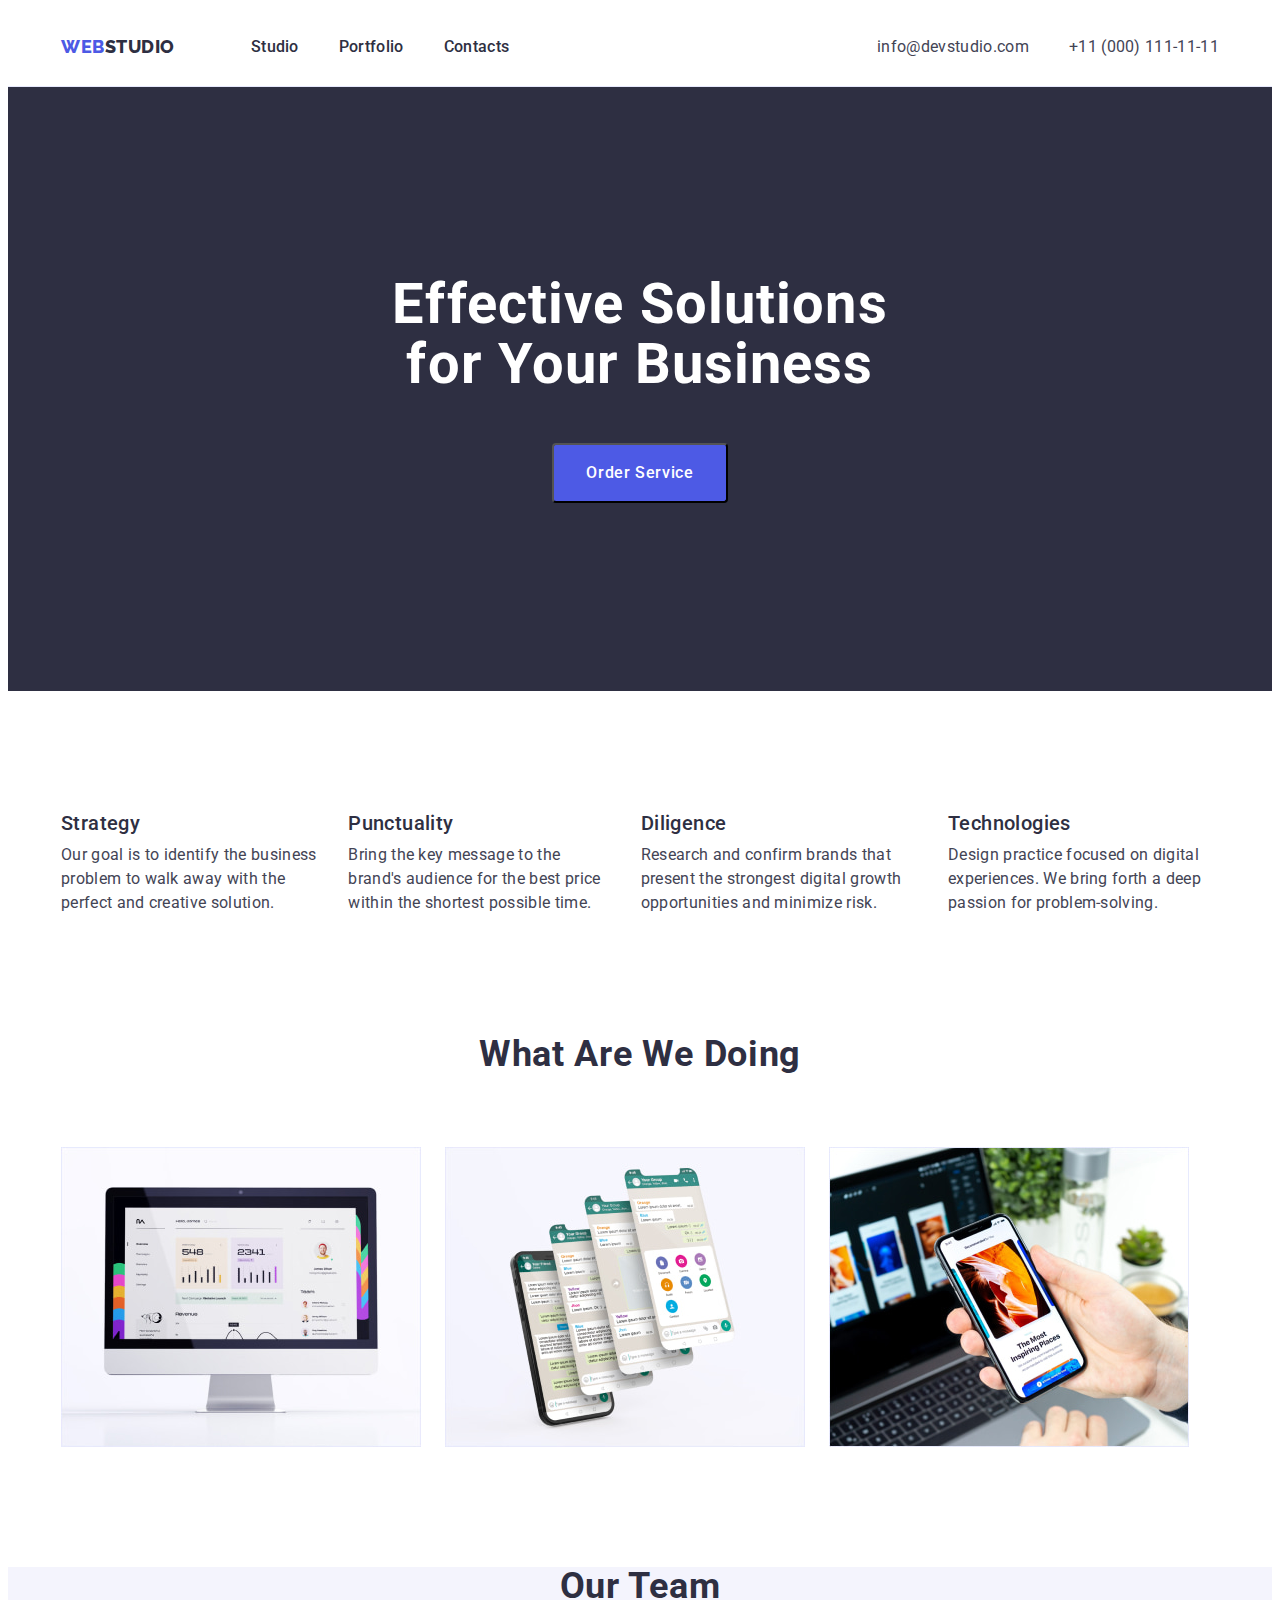
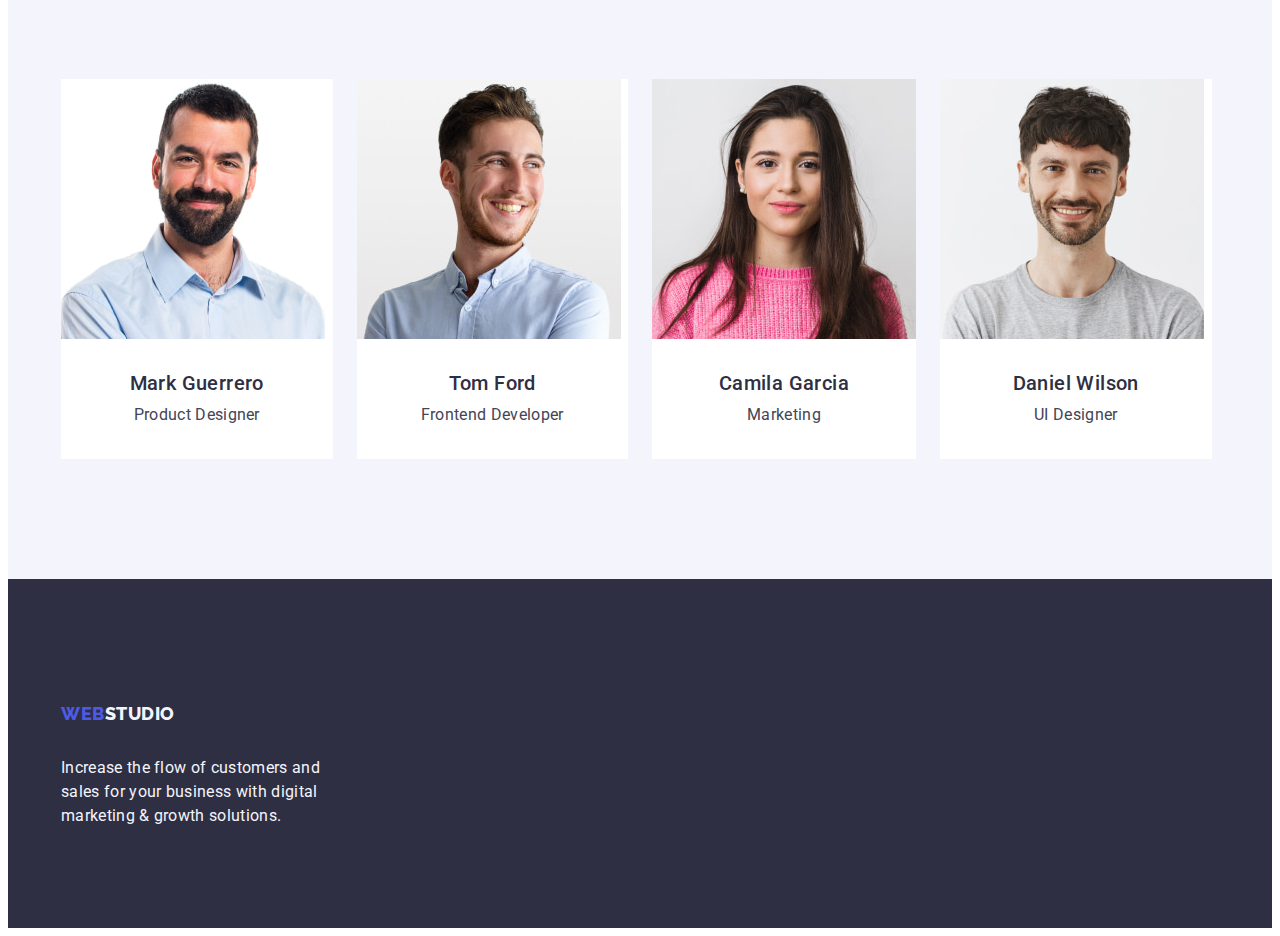
<file: index.html>
<!DOCTYPE html>
<html lang="en">
  <head>
    <meta charset="UTF-8" />
    <meta http-equiv="X-UA-Compatible" content="IE=edge" />
    <meta name="viewport" content="width=device-width, initial-scale=1.0" />
    <title>Document</title>
    <!-- Fonts styles -->
    <link rel="preconnect" href="https://fonts.googleapis.com" />
    <link rel="preconnect" href="https://fonts.gstatic.com" crossorigin />
    <link
      href="https://fonts.googleapis.com/css2?family=Raleway:wght@800&family=Roboto:wght@400;500;700;900&display=swap"
      rel="stylesheet"
    />
    <!-- Custom styles -->
    <link
      rel="stylesheet"
      href="https://cdnjs.cloudflare.com/ajax/libs/modern-normalize/1.1.0/modern-normalize.min.css"
      integrity="sha512-wpPYUAdjBVSE4KJnH1VR1HeZfpl1ub8YT/NKx4PuQ5NmX2tKuGu6U/JRp5y+Y8XG2tV+wKQpNHVUX03MfMFn9Q=="
      crossorigin="anonymous"
      referrerpolicy="no-referrer"
    />
    <link rel="stylesheet" href="./css/styles.css" />
  </head>
  <body>
    <!--Header section-->
    <header class="header">
      <div class="header-container container">
        <nav class="header-nav">
          <a class="logo link" href="./index.html"
            >Web<span class="logo-text">Studio</span>
          </a>
          <ul class="header-nav-list list">
            <li class="header-nav-item">
              <a class="header-nav-link link" href="./index.html">Studio</a>
            </li>
            <li class="header-nav-item">
              <a class="header-nav-link link" href="./portfolio.html"
                >Portfolio</a
              >
            </li>
            <li class="header-nav-item">
              <a class="header-nav-link link" href="">Contacts</a>
            </li>
          </ul>
        </nav>
        <address class="header-address">
          <ul class="address-list list">
            <li class="address-item">
              <a class="address-link link" href="mailto:info@devstudio.com"
                >info@devstudio.com</a
              >
            </li>
            <li class="address-item">
              <a class="address-link link" href="tel:+110001111111"
                >+11 (000) 111-11-11</a
              >
            </li>
          </ul>
        </address>
      </div>
    </header>

    <!-- Main section -->
    <main>
      <!-- Hero section -->
      <section class="hero">
        <div class="container">
          <h1 class="hero-title">Effective Solutions for Your Business</h1>
          <button class="hero-button hero-button-light" type="button">
            Order Service
          </button>
        </div>
      </section>

      <!-- About section -->
      <section class="about section">
        <div class="container">
          <h2 hidden class="visually-hidden">About</h2>
          <ul class="about-list list">
            <li class="about-item">
              <h3 class="subtitle about-subtitle">Strategy</h3>
              <p class="description about-description">
                Our goal is to identify the business problem to walk away with
                the perfect and creative solution.
              </p>
            </li>
            <li class="about-item">
              <h3 class="subtitle about-subtitle">Punctuality</h3>
              <p class="description about-description">
                Bring the key message to the brand's audience for the best price
                within the shortest possible time.
              </p>
            </li>
            <li class="about-item">
              <h3 class="subtitle about-subtitle">Diligence</h3>
              <p class="description about-description">
                Research and confirm brands that present the strongest digital
                growth opportunities and minimize risk.
              </p>
            </li>
            <li class="about-item">
              <h3 class="subtitle about-subtitle">Technologies</h3>
              <p class="description about-description">
                Design practice focused on digital experiences. We bring forth a
                deep passion for problem-solving.
              </p>
            </li>
          </ul>
        </div>
      </section>

      <!-- Services section -->
      <section class="services section">
        <div class="container">
          <h2 class="services-title title">What are we doing</h2>
          <ul class="services-list card-set list">
            <li class="services-item card-set-item">
              <img
                class="services-img"
                src="./images/services/desktop.jpg"
                alt="Desctop image"
                width="360"
              />
            </li>
            <li class="services-item card-set-item">
              <img
                class="services-img"
                src="./images/services/phones.jpg"
                alt="Phones image"
                width="360"
              />
            </li>
            <li class="services-item card-set-item">
              <img
                class="services-img"
                src="./images/services/laptop.jpg"
                alt="Laptop image"
                width="360"
              />
            </li>
          </ul>
        </div>
      </section>

      <!-- Team section -->
      <section class="team section">
        <div class="container">
          <h2 class="team-title title">Our Team</h2>
          <ul class="team-list card-set list">
            <li class="card-set-item team-item">
              <img
                class="team-img"
                src="./images/team/mark-guerrero.jpg"
                alt="Photo of Mark Guerrero"
                width="264"
              />
              <div class="team-desc">
                <h3 class="subtitle">Mark Guerrero</h3>
                <p class="description team-description">Product Designer</p>
              </div>
            </li>
            <li class="card-set-item team-item">
              <img
                class="team-img"
                src="./images/team/tom-ford.jpg"
                alt="Photo of Tom Ford"
                width="264"
              />
              <div class="team-desc">
                <h3 class="subtitle">Tom Ford</h3>
                <p class="description team-description">Frontend Developer</p>
              </div>
            </li>
            <li class="team-item">
              <img
                class="team-img"
                src="./images/team/camila-garsia.jpg"
                alt="Photo of Camila Garcia"
                width="264"
              />
              <div class="team-desc">
                <h3 class="subtitle">Camila Garcia</h3>
                <p class="description team-description">Marketing</p>
              </div>
            </li>
            <li class="card-set-item team-item">
              <img
                class="team-img"
                src="./images/team/daniel-wilson.jpg"
                alt="Photo of Daniel Wilson"
                width="264"
              />
              <div class="team-desc">
                <h3 class="subtitle">Daniel Wilson</h3>
                <p class="description team-description">UI Designer</p>
              </div>
            </li>
          </ul>
        </div>
      </section>
    </main>
    <!-- Footer section -->
    <footer class="footer">
      <div class="container">
        <a class="logo footer-link link" href="./index.html"
          >Web<span class="footer-logo-text">Studio</span></a
        >
        <p class="description footer-description">
          Increase the flow of customers and sales for your business with
          digital marketing & growth solutions.
        </p>
      </div>
    </footer>
  </body>
</html>
</file>
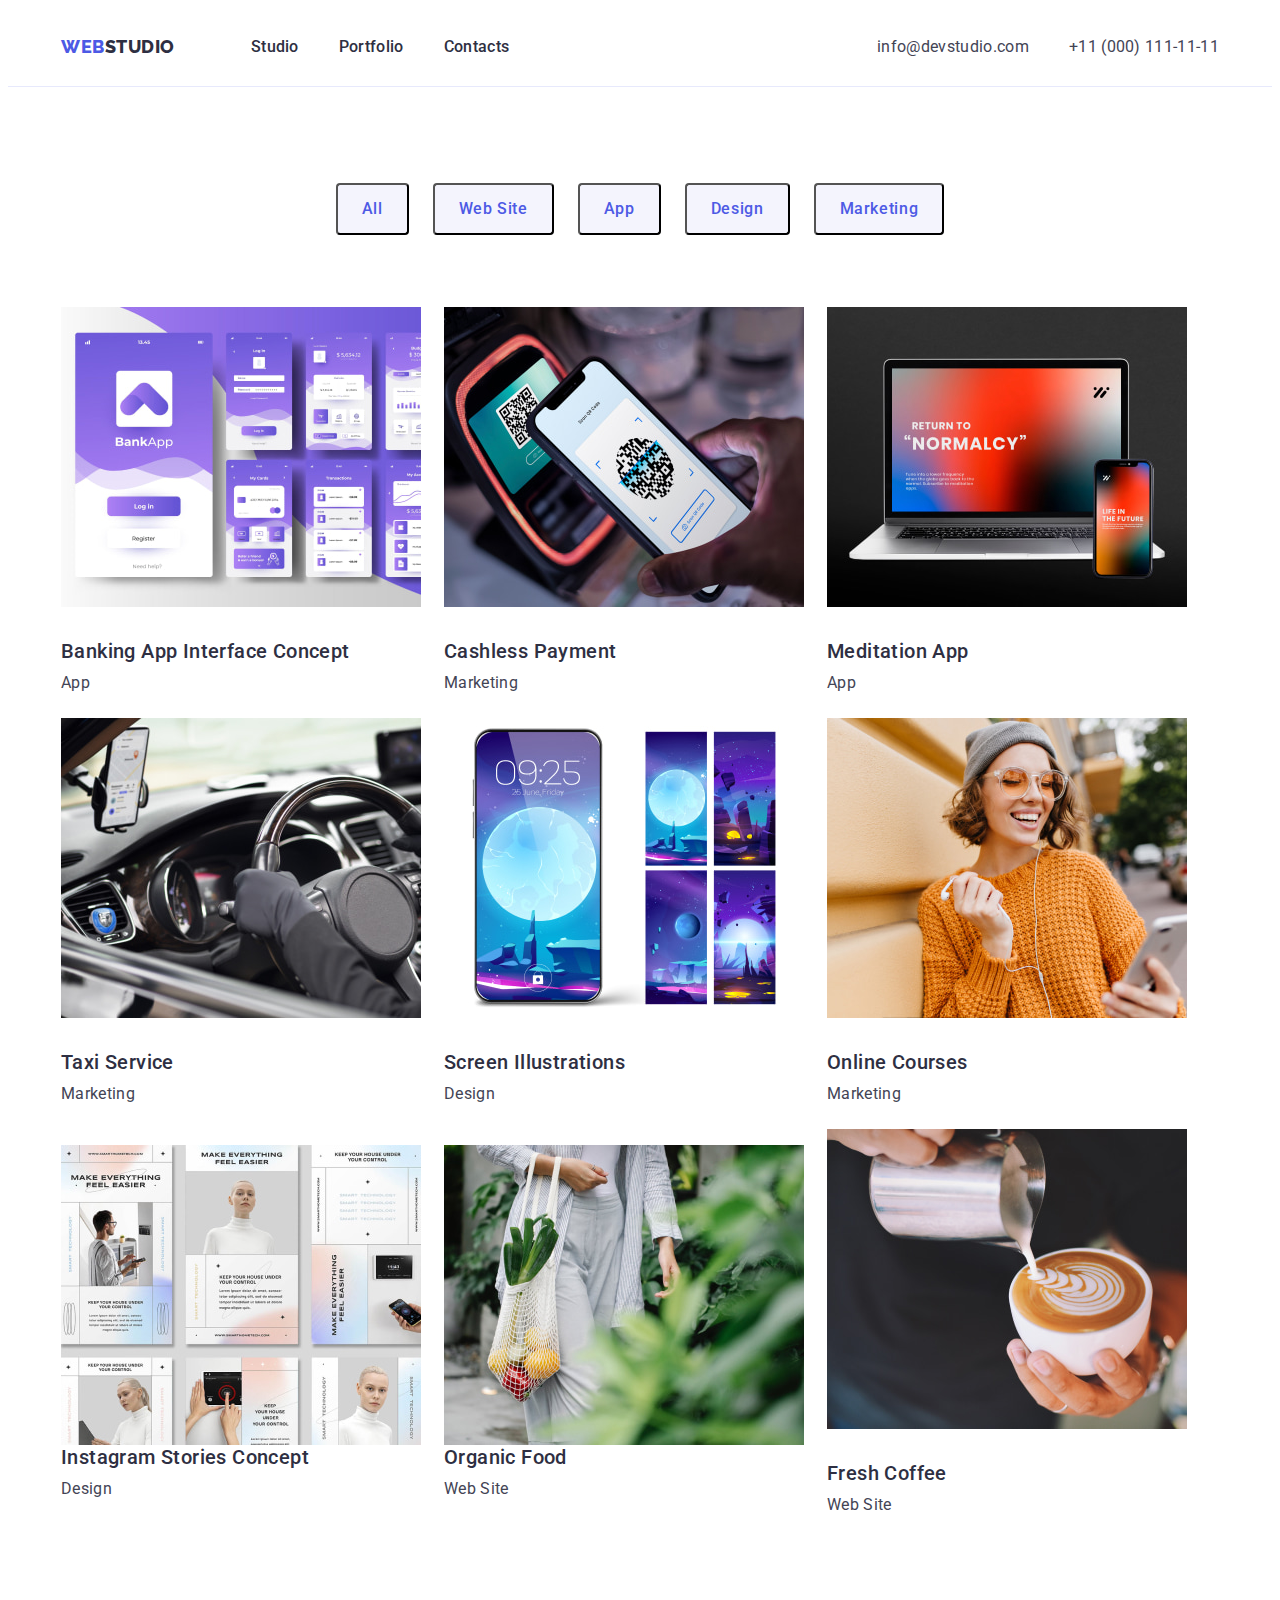
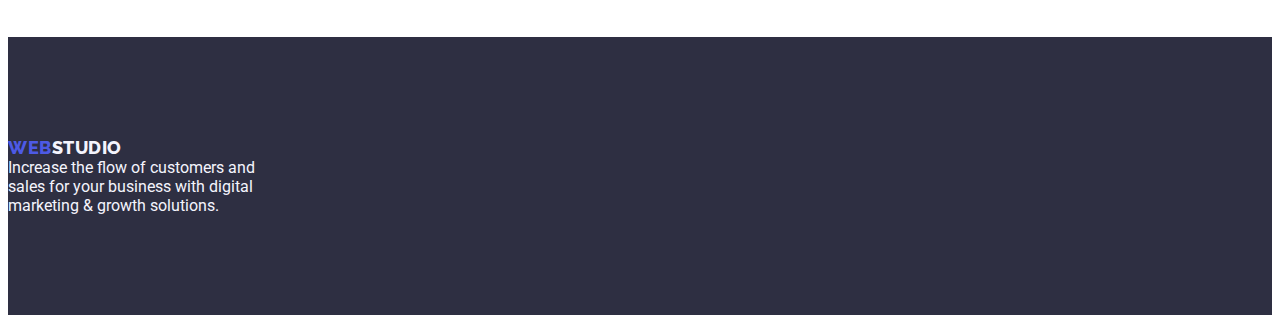
<file: portfolio.html>
<!DOCTYPE html>
<html lang="en">
  <head>
    <meta charset="UTF-8" />
    <meta http-equiv="X-UA-Compatible" content="IE=edge" />
    <meta name="viewport" content="width=device-width, initial-scale=1.0" />
    <title>Document</title>
    <!-- Fonts styles -->
    <link rel="preconnect" href="https://fonts.googleapis.com" />
    <link rel="preconnect" href="https://fonts.gstatic.com" crossorigin />
    <link
      href="https://fonts.googleapis.com/css2?family=Raleway:wght@800&family=Roboto:wght@400;500;700;900&display=swap"
      rel="stylesheet"
    />
    <!-- Custom styles -->
    <link rel="stylesheet" href="./css/styles.css" />
  </head>
  <body>
    <!--Header section-->
    <header class="header">
      <div class="header-container container">
        <nav class="header-nav">
          <a class="logo link" href="./index.html"
            >Web<span class="logo-text">Studio</span>
          </a>
          <ul class="header-nav-list list">
            <li class="header-nav-item">
              <a class="header-nav-link link" href="./index.html">Studio</a>
            </li>
            <li class="header-nav-item">
              <a class="header-nav-link link" href="./portfolio.html"
                >Portfolio</a
              >
            </li>
            <li class="header-nav-item">
              <a class="header-nav-link link" href="">Contacts</a>
            </li>
          </ul>
        </nav>
        <address class="header-address">
          <ul class="address-list list">
            <li class="address-item">
              <a class="address-link link" href="mailto:info@devstudio.com"
                >info@devstudio.com</a
              >
            </li>
            <li class="address-item">
              <a class="address-link link" href="tel:+110001111111"
                >+11 (000) 111-11-11</a
              >
            </li>
          </ul>
        </address>
      </div>
    </header>

    <!-- Main section -->
    <main>
      <!-- Content section -->
      <section class="section content">
        <div class="container">
          <h1 hidden class="visually-hidden">Content</h1>
          <ul class="content-list list">
            <li class="content-item">
              <button class="content-button btn-light" type="button">
                All
              </button>
            </li>
            <li class="content-item">
              <button class="content-button btn-light" type="button">
                Web Site
              </button>
            </li>
            <li class="content-item">
              <button class="content-button btn-light" type="button">
                App
              </button>
            </li>
            <li class="content-item">
              <button class="content-button btn-light" type="button">
                Design
              </button>
            </li>
            <li class="content-item">
              <button class="content-button btn-light" type="button">
                Marketing
              </button>
            </li>
          </ul>
          <!-- Projects -->
          <ul class="projects-list card-set list">
            <li class="projects-item card-set-item">
              <a class="link" href="">
                <img
                  class="projects-img"
                  src="./images/projects/banking-app.jpg"
                  alt="Banking App Interface Concept image"
                  width="360"
                />
                <h2 class="subtitle">Banking App Interface Concept</h2>
                <p class="description">App</p>
              </a>
            </li>
            <li class="projects-item card-set-item">
              <a class="link" href="">
                <img
                  class="projects-img"
                  src="./images/projects/cashless-payment.jpg"
                  alt="Cashless Payment image"
                  width="360"
                />
                <h2 class="subtitle">Cashless Payment</h2>
                <p class="description">Marketing</p>
              </a>
            </li>
            <li class="projects-item card-set-item">
              <a class="link" href="">
                <img
                  class="projects-img"
                  src="./images/projects/meditation-app.jpg"
                  alt="Meditation App image"
                  width="360"
                />
                <h2 class="subtitle">Meditation App</h2>
                <p class="description">App</p>
              </a>
            </li>
            <li class="projects-item">
              <a class="link" href="">
                <img
                  class="projects-img"
                  src="./images/projects/taxi-service.jpg"
                  alt="Taxi Service image"
                  width="360"
                />
                <h2 class="subtitle">Taxi Service</h2>
                <p class="description">Marketing</p>
              </a>
            </li>
            <li class="projects-item card-set-item">
              <a class="link" href="">
                <img
                  class="projects-img"
                  src="./images/projects/screen-illustrations.jpg"
                  alt="Screen Illustrations image"
                  width="360"
                />
                <h2 class="subtitle">Screen Illustrations</h2>
                <p class="description">Design</p>
              </a>
            </li>
            <li class="projects-item card-set-item">
              <a class="link" href="">
                <img
                  class="projects-img"
                  src="./images/projects/online-courses.jpg"
                  alt="Online Courses image"
                  width="360"
                />
                <h2 class="subtitle">Online Courses</h2>
                <p class="description">Marketing</p>
              </a>
            </li>
            <li class="projects-item card-set-item">
              <a class="link" href="">
                <img
                  src="./images/projects/instagram-stories.jpg"
                  alt="Instagram Stories Concept image"
                  width="360"
                />
                <h2 class="subtitle">Instagram Stories Concept</h2>
                <p class="description">Design</p>
              </a>
            </li>
            <li>
              <a class="link" href="">
                <img
                  src="./images/projects/organic-food.jpg"
                  alt="Organic Food image"
                  width="360"
                />
                <h2 class="subtitle">Organic Food</h2>
                <p class="description">Web Site</p>
              </a>
            </li>
            <li class="projects-item card-set-item">
              <a class="link" href="">
                <img
                  class="projects-img"
                  src="./images/projects/fresh-coffee.jpg"
                  alt="Fresh Coffee image"
                  width="360"
                />
                <h2 class="subtitle">Fresh Coffee</h2>
                <p class="description">Web Site</p>
              </a>
            </li>
          </ul>
        </div>
      </section>
    </main>

    <!-- Footer section -->
    <footer class="footer">
      <a class="logo link" href="./index.html"
        >Web<span class="footer-logo-text">Studio</span></a
      >
      <p class="footer-description">
        Increase the flow of customers and sales for your business with digital
        marketing & growth solutions.
      </p>
    </footer>
  </body>
</html>
</file>
<file: css/styles.css>
:root {
    /* colors */
    --title-text-color: #2E2F42;
    --primary-text-color: #434455;
    --primary-white-color: #ffffff;
    --primary-text-light-color: #F4F4FD;
    --dark-bg-color: #2E2F42;
    --primary-bg-color: #E5E5E5;
    --light-bg-color: #F4F4FD;
    --acent-color: #4D5AE5;
    --active-color: #404BBF;
    /* додані через ФІГМУ */
    --color-green: : #31d0aa;
    --color-light-slate: #8e8f99;
    --color-cornflower: #e7e9fc;
    --color-dairy: #fcfcfc;

    /* fonts */
    --primary-font: Roboto, sans-serif;
    --secondary-font: Raleway, sans-serif;

    /* others */
    --indent: 24px;
    --items: 4;

}

/* normalize vs reset */
/* base styles */
body {
    font-family: Roboto, sans-serif;

    color: var(--primary-text-color);
    background-color: var(--primary-white-color);
}

/* reset start */
.visually-hidden {
    position: absolute;
    width: 1px;
    height: 1px;
    margin: -1px;
    border: 0;
    padding: 0;
    white-space: nowrap;
    clip-path: inset(100%);
    clip: rect(0 0 0 0);
    overflow: hidden;
}

/* reset start */
h1,
h2,
h3,
p {
    margin: 0;
}

img {
    display: block;
}

button: {
    cursor: pointer;
}

.list {
    padding: 0;
    margin: 0;
    list-style: none;
}

.link {
    color: inherit;
    text-decoration: none;
}

.logo {
    margin-right: 76px;
    padding-top: 24px;
    padding-bottom: 24px;
    font-family: raleway, sans-serif;
    font-weight: 800;
    font-size: 18px;
    line-height: 1.17;
    align-items: center;
    letter-spacing: 0.03em;
    text-transform: uppercase;

    color: var(--acent-color);
}

.section {
    padding-bottom: 120px;
}

.logo>.link {}

.logo-text {
    font-family: raleway, sans-serif;
    font-style: normal;
    font-weight: 800;
    font-size: 18px;
    line-height: 1.66;
    letter-spacing: 0.03em;
    text-transform: uppercase;

    color: var(--title-text-color);
}

.title {
    font-weight: 700;
    font-size: 36px;
    line-height: 1.11;
    text-align: center;
    letter-spacing: 0.02em;
    text-transform: capitalize;

    color: #2E2F42;
}

.subtitle {
    font-weight: 500;
    font-size: 20px;
    line-height: 1.2;
    letter-spacing: 0.02em;

    color: var(--title-text-color);
}

.description {
    margin-top: 8px;
    font-size: 16px;
    line-height: 1.5;
    letter-spacing: 0.02em;

    color: var(--primary-text-color);
}

.container {
    width: 1158px;
    margin: 0 auto;
    padding: 0 15px;

}

/* card set */
.card-set {
    display: flex;
    flex-wrap: wrap;
    gap: var(--indent);
}

.card-set-item {
    flex-basis: calc((100% - var(--indent) * (var(--items) - 1)) / var(--items));
}

/* Header styles */
.header {
    border-bottom: 1px solid #E7E9FC;
}

.header-container {
    display: flex;
    align-items: center;
}

.header-nav {
    margin-right: auto;
    display: flex;
    color: var(--title-text-color);
}

.header-nav-list {
    padding-top: 24px;
    padding-bottom: 24px;
    display: flex;
    gap: 40px;
    align-items: center;
}

.header-nav-item {}


.header-nav-link {
    padding-top: 24px;
    padding-bottom: 24px;
    font-weight: 500;
    font-size: 16px;
    line-height: 1.5;
    letter-spacing: 0.02em;

    color: var(--title-text-color);
}

.header-nav-link:hover,
.header-nav-link:focus {
    color: var(--active-color);
}

.header-address {
    font-style: normal;
}

.address-list {
    display: flex;
    align-items: center;
    gap: 40px;
}

.address-item {}

.address-link {
    display: block;
    padding-top: 24px;
    padding-bottom: 24px;
    font-size: 16px;
    line-height: 1.5;
    letter-spacing: 0.02em;

    color: var(--primary-text-color);
}

.address-link:hover,
.address-link:focus {
    color: var(--active-color);
}

/* Main styles */
/* Hero styles */
.hero {
    padding-top: 188px;
    padding-bottom: 188px;
    text-align: center;
    background-color: var(--title-text-color)
}

.hero-title {
    margin-bottom: 48px;
    margin-left: auto;
    margin-right: auto;
    max-width: 496px;
    font-weight: 700;
    font-size: 56px;
    line-height: 1.07;
    letter-spacing: 0.02em;
    text-align: center;

    color: var(--primary-white-color);
}

.hero-button {
    display: block;
    padding: 16px 32px;
    margin-left: auto;
    margin-right: auto;
    min-width: 169px;
    min-height: 56px;
    border-radius: 4px;
    font-family: "Roboto", sans-serif;
    font-weight: 500;
    font-size: 16px;
    line-height: 1.5;
    letter-spacing: 0.04em;
    background-color: var(--acent-color);
    cursor: pointer;
}

.hero-button:hover,
.hero-button:focus {
    color: var(--primary-white-color);
    background-color: var(--active-color);
}

.hero-button-light {
    color: var(--primary-white-color);
}


/* About styles */
.about {
    padding-top: 120px;
}

.about-title {}

.about-list {
    display: flex;
    gap: 24px;
}

.about-item {}

.about-subtitle {}

.about-description {}


/* Services styles */


.services {}

.services-title {
    margin-bottom: 72px;
}

.services-list {}

.services-item {}

.services-img {}


/* Team styles */
.team {
    background-color: var(--light-bg-color);
}

.team-title {
    margin-bottom: 72px;
}

.team-list {}

.team-item {
    background-color: var(--primary-white-color);
}

.team-desc {
    padding-bottom: 32px;
    text-align: center;

    border-radius: 0 0 4px 4px;

}

.team-img {
    margin-bottom: 32px;
}

.team-subtitle {}

.team-description {}


/* Content styles */
.content {
    padding-top: 96px;
}

.content-list {
    display: flex;
    align-items: center;
    justify-content: center;
    gap: 24px;
    margin-bottom: 72px;
}

/* .content-item:nth-last-child(4n) {
    margin-bottom: 48px;} */



.content-button {
    display: inline-block;
    padding: 12px 24px;
    min-width: 69px;
    min-height: 48px;
    border-radius: 4px;
    font-family: inherit;
    font-weight: 500;
    font-size: 16px;
    line-height: 1.5;
    align-items: center;
    text-align: center;
    letter-spacing: 0.04em;

    color: var(--acent-color);
    background-color: var(--primary-text-light-color);

    cursor: pointer;
}

.content-button:hover,
.content-button:focus {
    color: var(--primary-white-color);
    background-color: var(--active-color);
    ;
}

/* Projects styles */
.projects {}

.projects-list {
    display: flex;
    align-items: center;
    gap: 23px;
}

.projects-item: {}

.projects-img {
    margin-bottom: 32px;
}

.projects-subtitle {}

.projects-description {}


/* Footer styles */
.footer {
    padding-top: 100px;
    padding-bottom: 100px;
    color: var(--light-bg-color);
    background-color: var(--dark-bg-color);
}


.footer-logo-text {
    font-family: "Raleway", sans-serif;
    color: var(--light-bg-color);

}

.footer-link {
    display: inline-block;
}

.footer-description {
    width: 264px;
    color: var(--light-bg-color);
}
</file>
